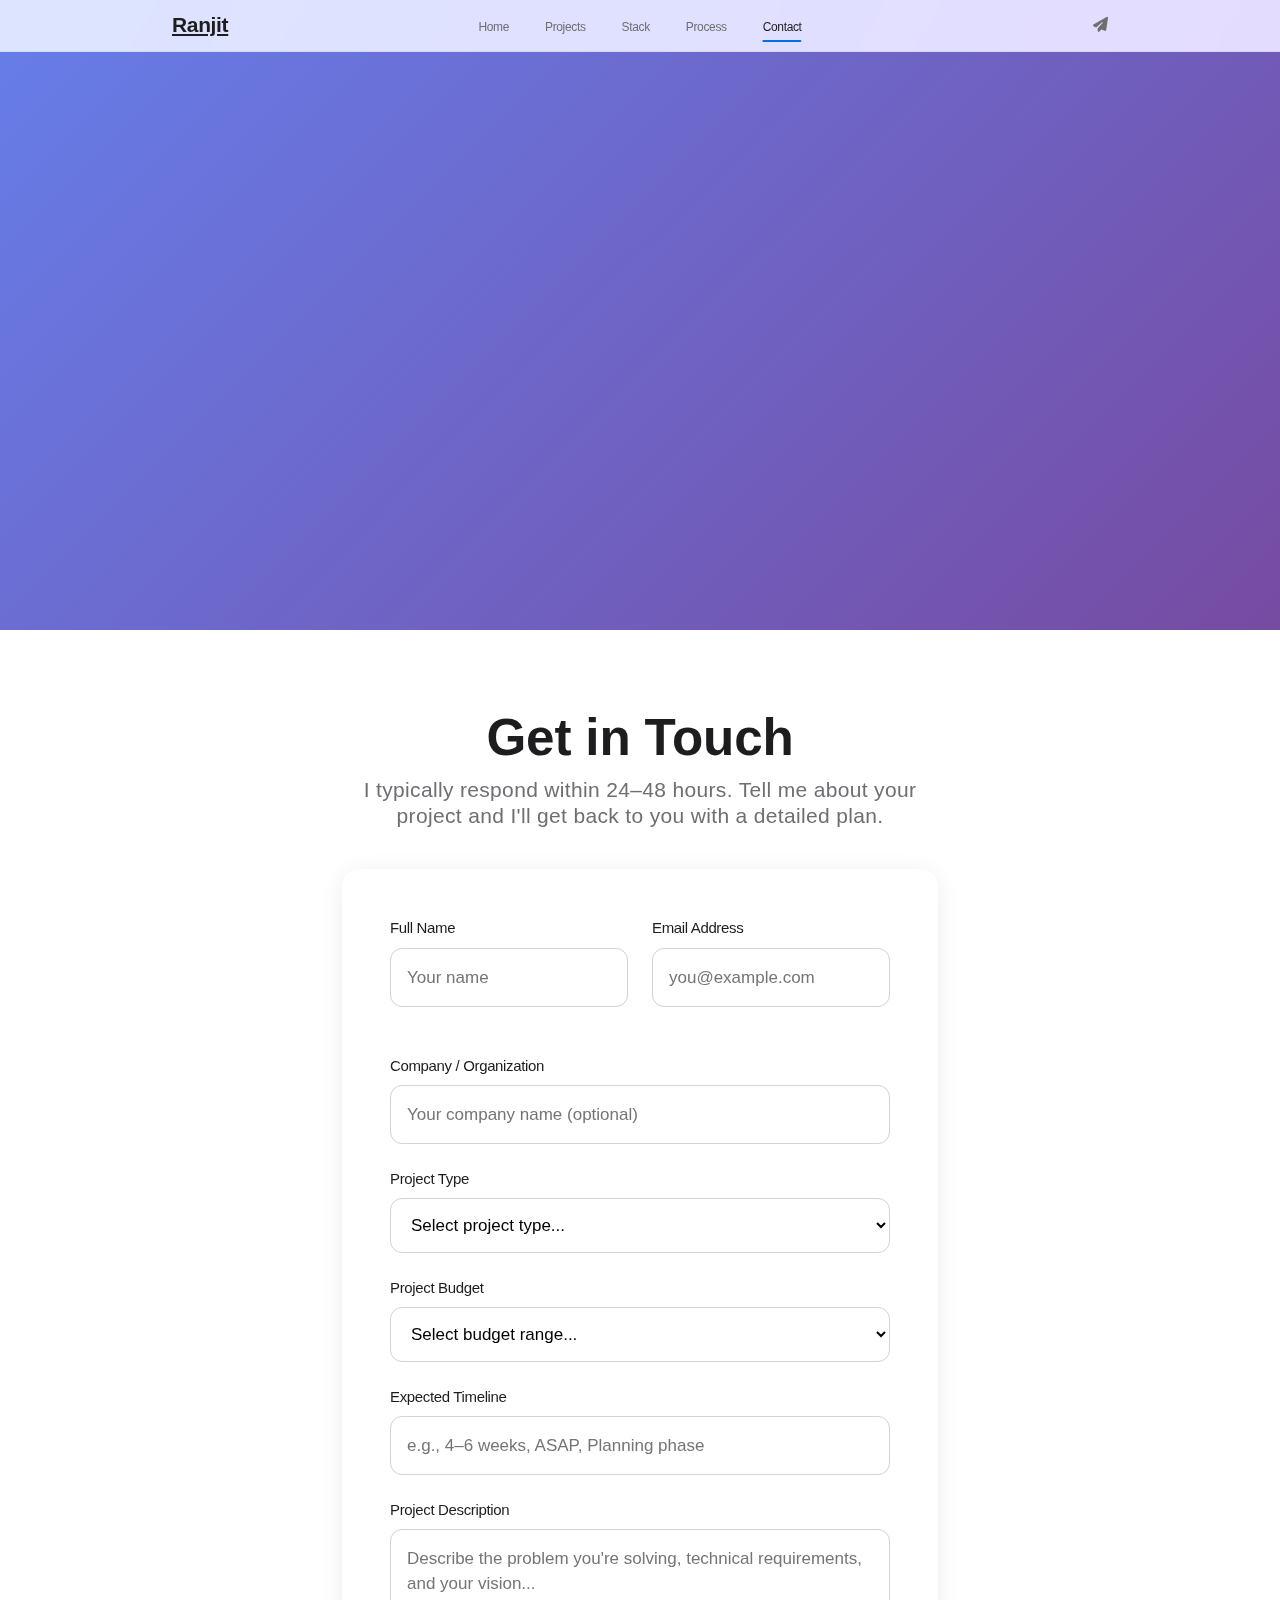
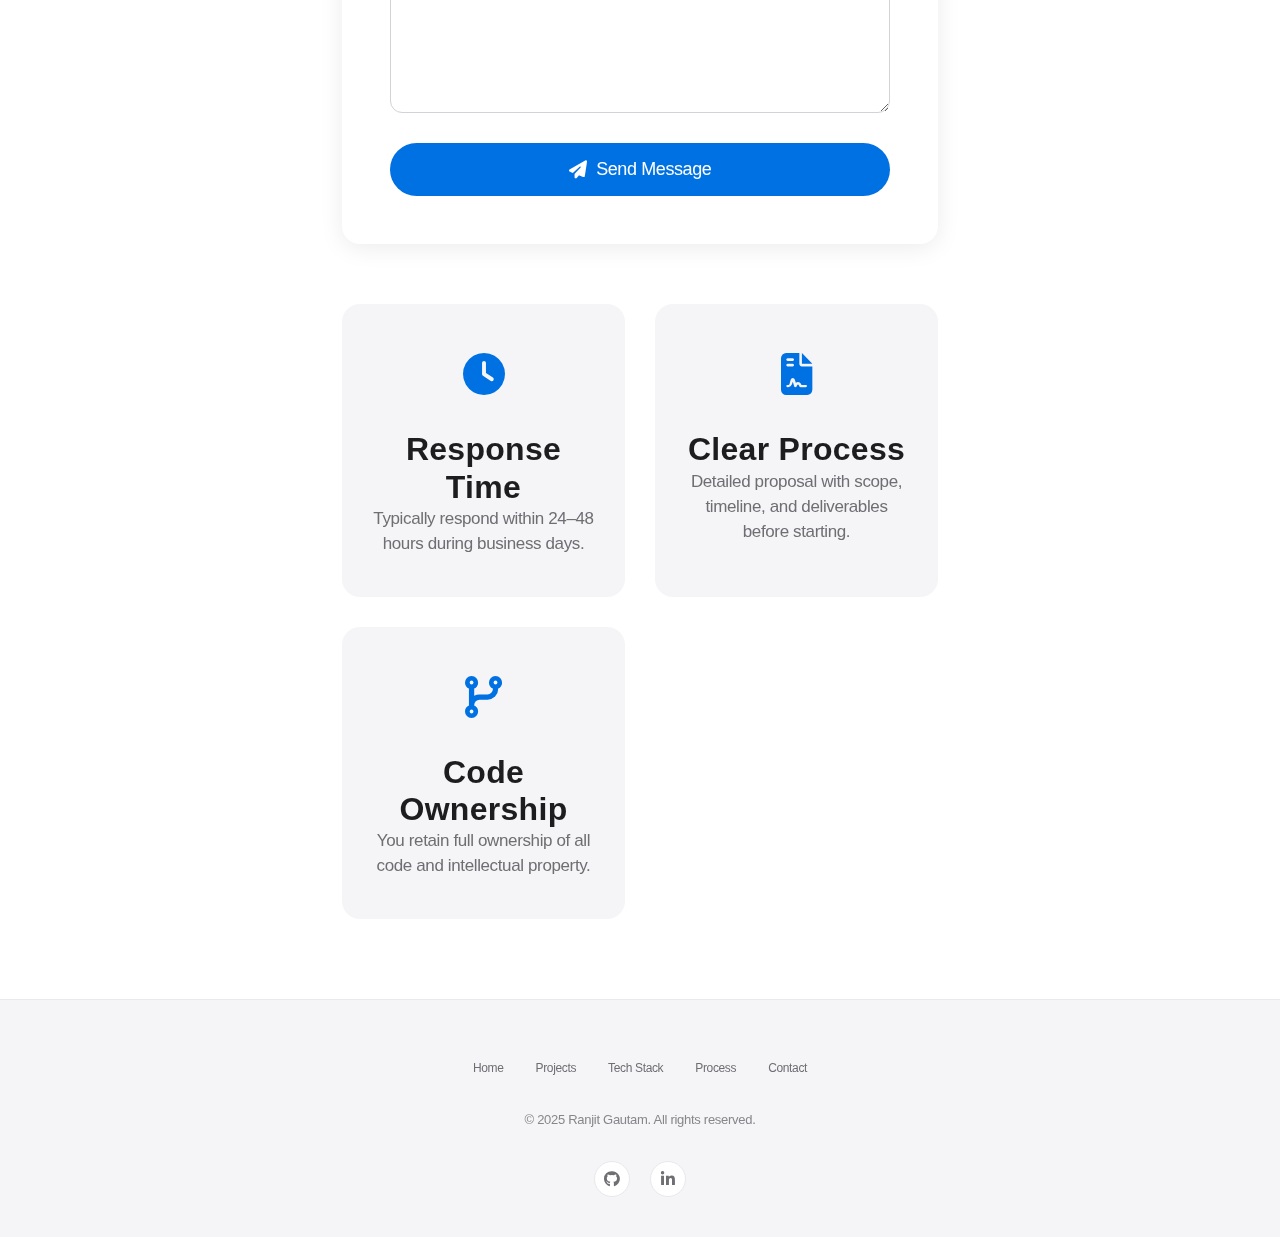
<file: contact.html>
<!DOCTYPE html>
<html lang="en">
<head>
  <meta charset="UTF-8">
  <meta name="viewport" content="width=device-width, initial-scale=1.0">
  <title>Contact | Ranjit Gautam</title>
  <meta name="description" content="Contact Ranjit to discuss backend-focused web development projects.">
  <link rel="stylesheet" href="css/style.css">
  <link rel="stylesheet" href="https://cdnjs.cloudflare.com/ajax/libs/font-awesome/6.5.0/css/all.min.css">
  <link rel="icon" type="image/svg+xml" href="data:image/svg+xml,<svg xmlns='http://www.w3.org/2000/svg' viewBox='0 0 100 100'><rect width='100' height='100' fill='white'/><circle cx='50' cy='50' r='45' fill='black'/><text x='50' y='62' text-anchor='middle' font-family='Arial, sans-serif' font-size='48' font-weight='bold' fill='white'>R</text></svg>">
</head>

<body>

<nav class="nav" id="navbar">
  <div class="nav-container">
    <a href="index.html" class="brand">
      <strong>Ranjit</strong>
    </a>
    
    <ul class="nav-links">
      <li><a href="index.html">Home</a></li>
      <li><a href="projects.html">Projects</a></li>
      <li><a href="stack.html">Stack</a></li>
      <li><a href="engagement.html">Process</a></li>
      <li><a href="contact.html" aria-current="page">Contact</a></li>
    </ul>
    
    <div class="nav-actions">
      <a href="contact.html" class="nav-action">
        <i class="fas fa-paper-plane"></i>
      </a>
      <button class="nav-toggle" id="navToggle" aria-label="Toggle navigation">
        <i class="fas fa-bars"></i>
      </button>
    </div>
  </div>
</nav>

<main>
  <!-- Hero Section -->
  <section class="hero" style="min-height: 70vh; background: linear-gradient(135deg, #667eea 0%, #764ba2 100%);">
    <div class="hero-content">
      <h1>Let's Build Together.</h1>
      <p class="hero-subtitle">Have a backend-focused project in mind? I work with clients who value robust architecture, clean code, and long-term reliability.</p>
      <div class="hero-actions">
        <a href="#contact-form" class="btn btn-primary">
          Start a Project
          <i class="fas fa-arrow-right" style="margin-left: 8px;"></i>
        </a>
      </div>
    </div>
  </section>

  <!-- Contact Section -->
  <section class="contact-section">
    <div class="product-content text-center mb-40">
      <h2>Get in Touch</h2>
      <p>I typically respond within 24–48 hours. Tell me about your project and I'll get back to you with a detailed plan.</p>
    </div>

    <form class="contact-form" id="contact-form" method="post" action="#" novalidate>
      <div class="form-row" style="display: grid; grid-template-columns: 1fr 1fr; gap: 24px; margin-bottom: 24px;">
        <div class="form-group">
          <label for="name">Full Name</label>
          <input id="name" name="name" type="text" class="form-control" required placeholder="Your name">
        </div>

        <div class="form-group">
          <label for="email">Email Address</label>
          <input id="email" name="email" type="email" class="form-control" required placeholder="you@example.com">
        </div>
      </div>

      <div class="form-group">
        <label for="company">Company / Organization</label>
        <input id="company" name="company" type="text" class="form-control" placeholder="Your company name (optional)">
      </div>

      <div class="form-group">
        <label for="project-type">Project Type</label>
        <select id="project-type" name="project-type" class="form-control">
          <option value="">Select project type...</option>
          <option value="api">API Development</option>
          <option value="database">Database Design</option>
          <option value="full-stack">Full-Stack Application</option>
          <option value="consulting">Technical Consulting</option>
          <option value="other">Other</option>
        </select>
      </div>

      <div class="form-group">
        <label for="budget">Project Budget</label>
        <select id="budget" name="budget" class="form-control">
          <option value="">Select budget range...</option>
          <option value="1-5k">$1,000 - $5,000</option>
          <option value="5-15k">$5,000 - $15,000</option>
          <option value="15-30k">$15,000 - $30,000</option>
          <option value="30k+">$30,000+</option>
          <option value="undecided">Undecided / Need Quote</option>
        </select>
      </div>

      <div class="form-group">
        <label for="timeline">Expected Timeline</label>
        <input id="timeline" name="timeline" type="text" class="form-control" placeholder="e.g., 4–6 weeks, ASAP, Planning phase">
      </div>

      <div class="form-group">
        <label for="project">Project Description</label>
        <textarea id="project" name="project" rows="6" class="form-control" placeholder="Describe the problem you're solving, technical requirements, and your vision..." required></textarea>
      </div>

      <button type="submit" class="btn btn-primary" style="width: 100%; padding: 16px; font-size: 18px;">
        <i class="fas fa-paper-plane" style="margin-right: 10px;"></i>
        Send Message
      </button>
    </form>

    <!-- Contact Info -->
    <div class="feature-grid mt-60">
      <div class="feature-card">
        <div class="feature-icon">
          <i class="fas fa-clock"></i>
        </div>
        <h3>Response Time</h3>
        <p>Typically respond within 24–48 hours during business days.</p>
      </div>
      
      <div class="feature-card">
        <div class="feature-icon">
          <i class="fas fa-file-contract"></i>
        </div>
        <h3>Clear Process</h3>
        <p>Detailed proposal with scope, timeline, and deliverables before starting.</p>
      </div>
      
      <div class="feature-card">
        <div class="feature-icon">
          <i class="fas fa-code-branch"></i>
        </div>
        <h3>Code Ownership</h3>
        <p>You retain full ownership of all code and intellectual property.</p>
      </div>
    </div>
  </section>
</main>

<footer>
  <div class="footer-content">
    <div class="footer-links">
      <a href="index.html">Home</a>
      <a href="projects.html">Projects</a>
      <a href="stack.html">Tech Stack</a>
      <a href="engagement.html">Process</a>
      <a href="contact.html">Contact</a>
    </div>
    
    <p class="copyright">© 2025 Ranjit Gautam. All rights reserved.</p>
    
    <div class="social-links">
      <a href="https://github.com/ranjitgautam828-eng" target="_blank" class="social-link" aria-label="GitHub">
        <i class="fab fa-github"></i>
      </a>
      <a href="https://www.linkedin.com/public-profile/settings?lipi=urn%3Ali%3Apage%3Ad_flagship3_profile_self_edit_contact-info%3BUx6pKTquSXecnkwDeb6F5A%3D%3D" target="_blank" class="social-link" aria-label="LinkedIn">
        <i class="fab fa-linkedin-in"></i>
      </a>
    </div>
  </div>
</footer>

<script>
  // Mobile Navigation
  const navToggle = document.getElementById('navToggle');
  const navLinks = document.querySelector('.nav-links');
  const navbar = document.getElementById('navbar');
  
  navToggle.addEventListener('click', () => {
    navLinks.classList.toggle('mobile-active');
  });
  
  // Close mobile menu when clicking outside
  document.addEventListener('click', (e) => {
    if (!navToggle.contains(e.target) && !navLinks.contains(e.target)) {
      navLinks.classList.remove('mobile-active');
    }
  });
  
  // Navbar scroll effect
  window.addEventListener('scroll', () => {
    if (window.scrollY > 50) {
      navbar.classList.add('scrolled');
    } else {
      navbar.classList.remove('scrolled');
    }
  });
  
  // Form submission
  const contactForm = document.getElementById('contact-form');
  contactForm.addEventListener('submit', function(e) {
    e.preventDefault();
    
    // Get form data
    const formData = new FormData(this);
    const data = Object.fromEntries(formData);
    
    // In a real app, you would send this to a server
    console.log('Form data:', data);
    
    // Show success message
    const submitBtn = this.querySelector('button[type="submit"]');
    const originalText = submitBtn.innerHTML;
    
    submitBtn.innerHTML = '<i class="fas fa-check"></i> Message Sent!';
    submitBtn.style.background = '#34c759';
    
    setTimeout(() => {
      submitBtn.innerHTML = originalText;
      submitBtn.style.background = '';
      this.reset();
    }, 3000);
  });
</script>

</body>
</html>
</file>
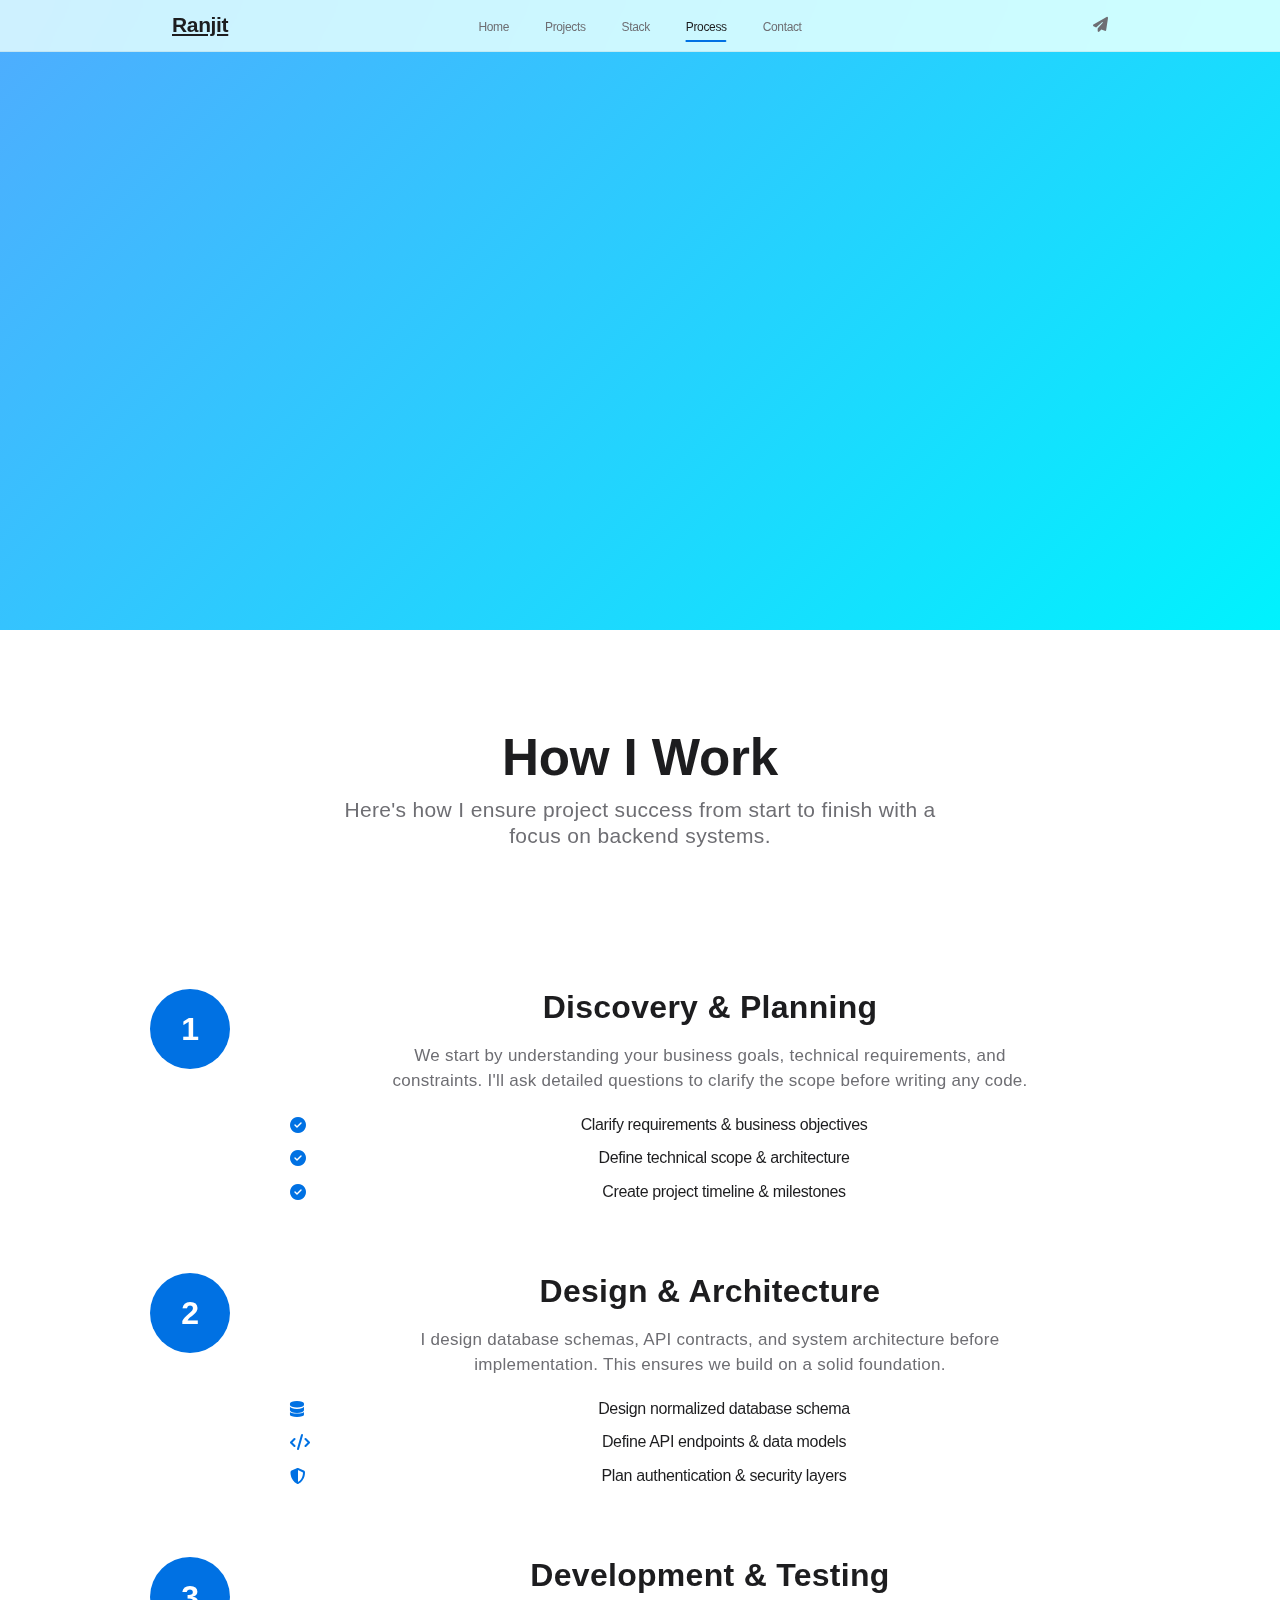
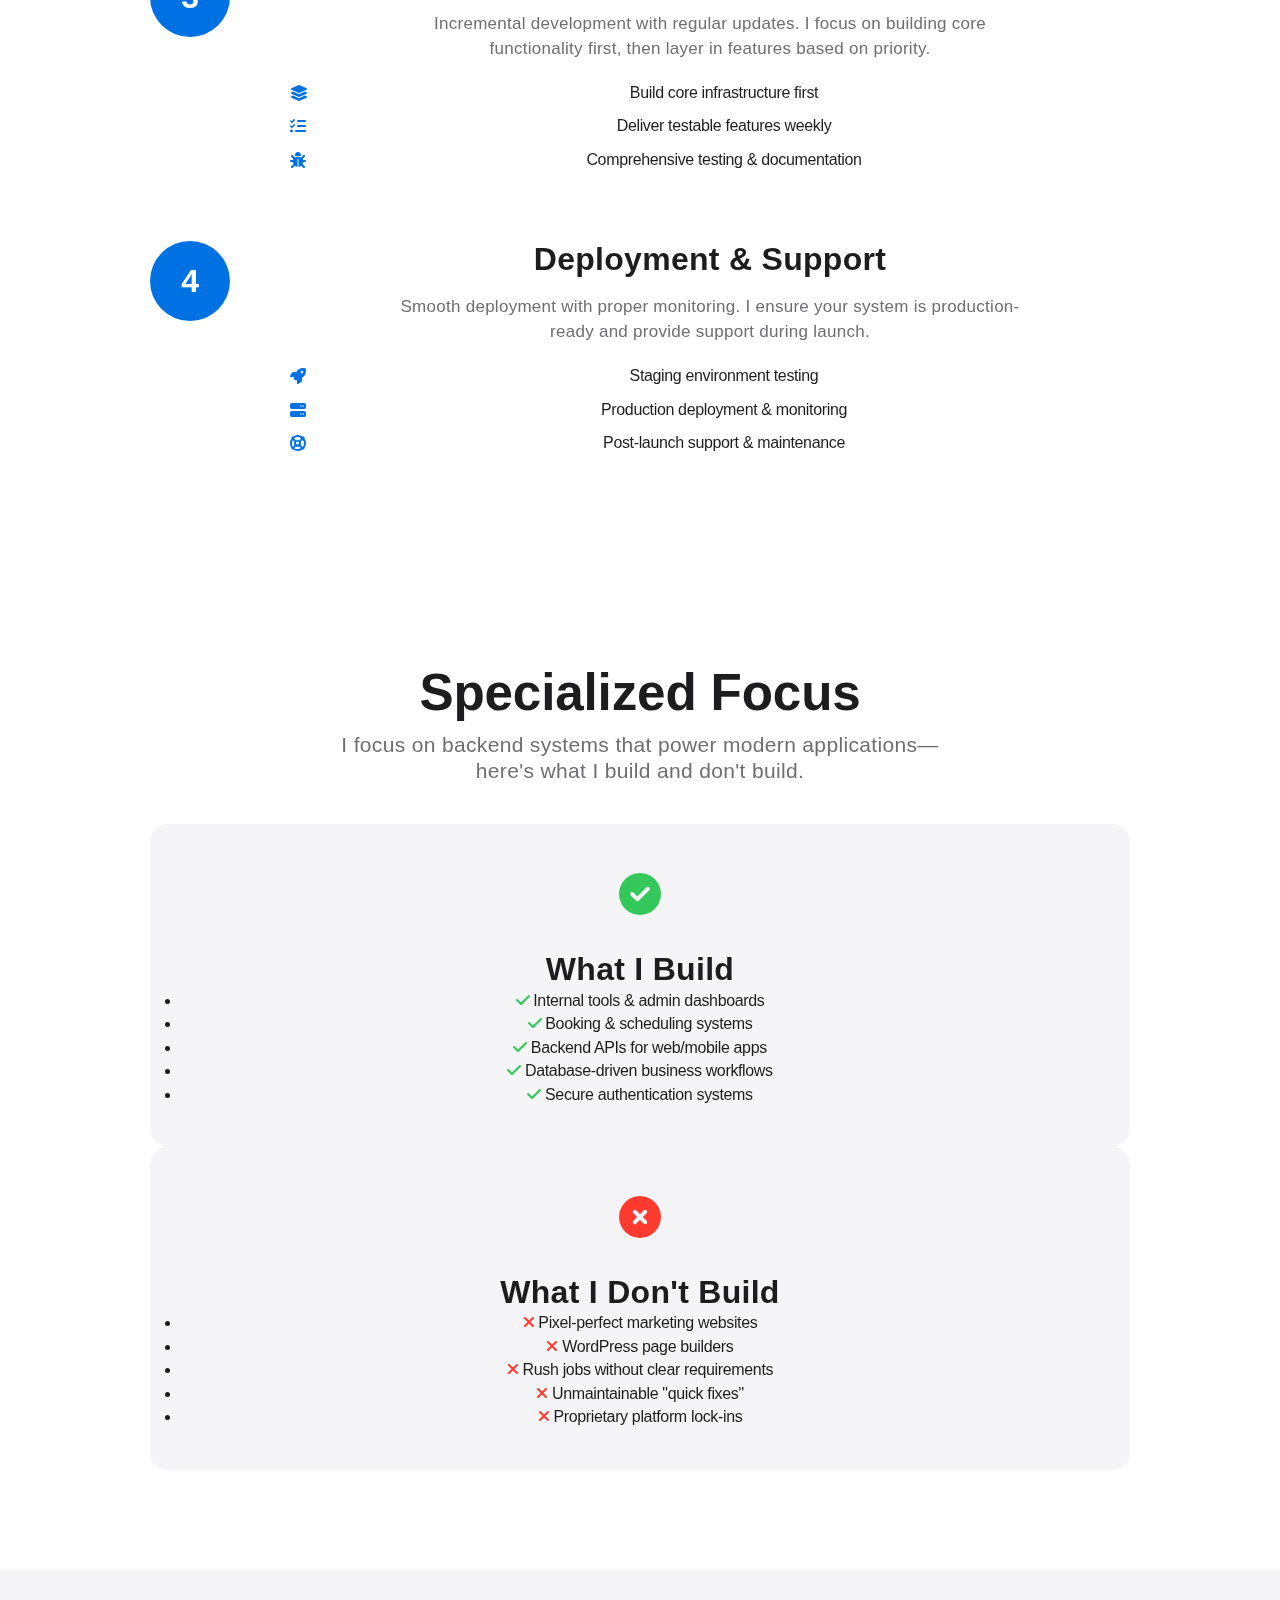
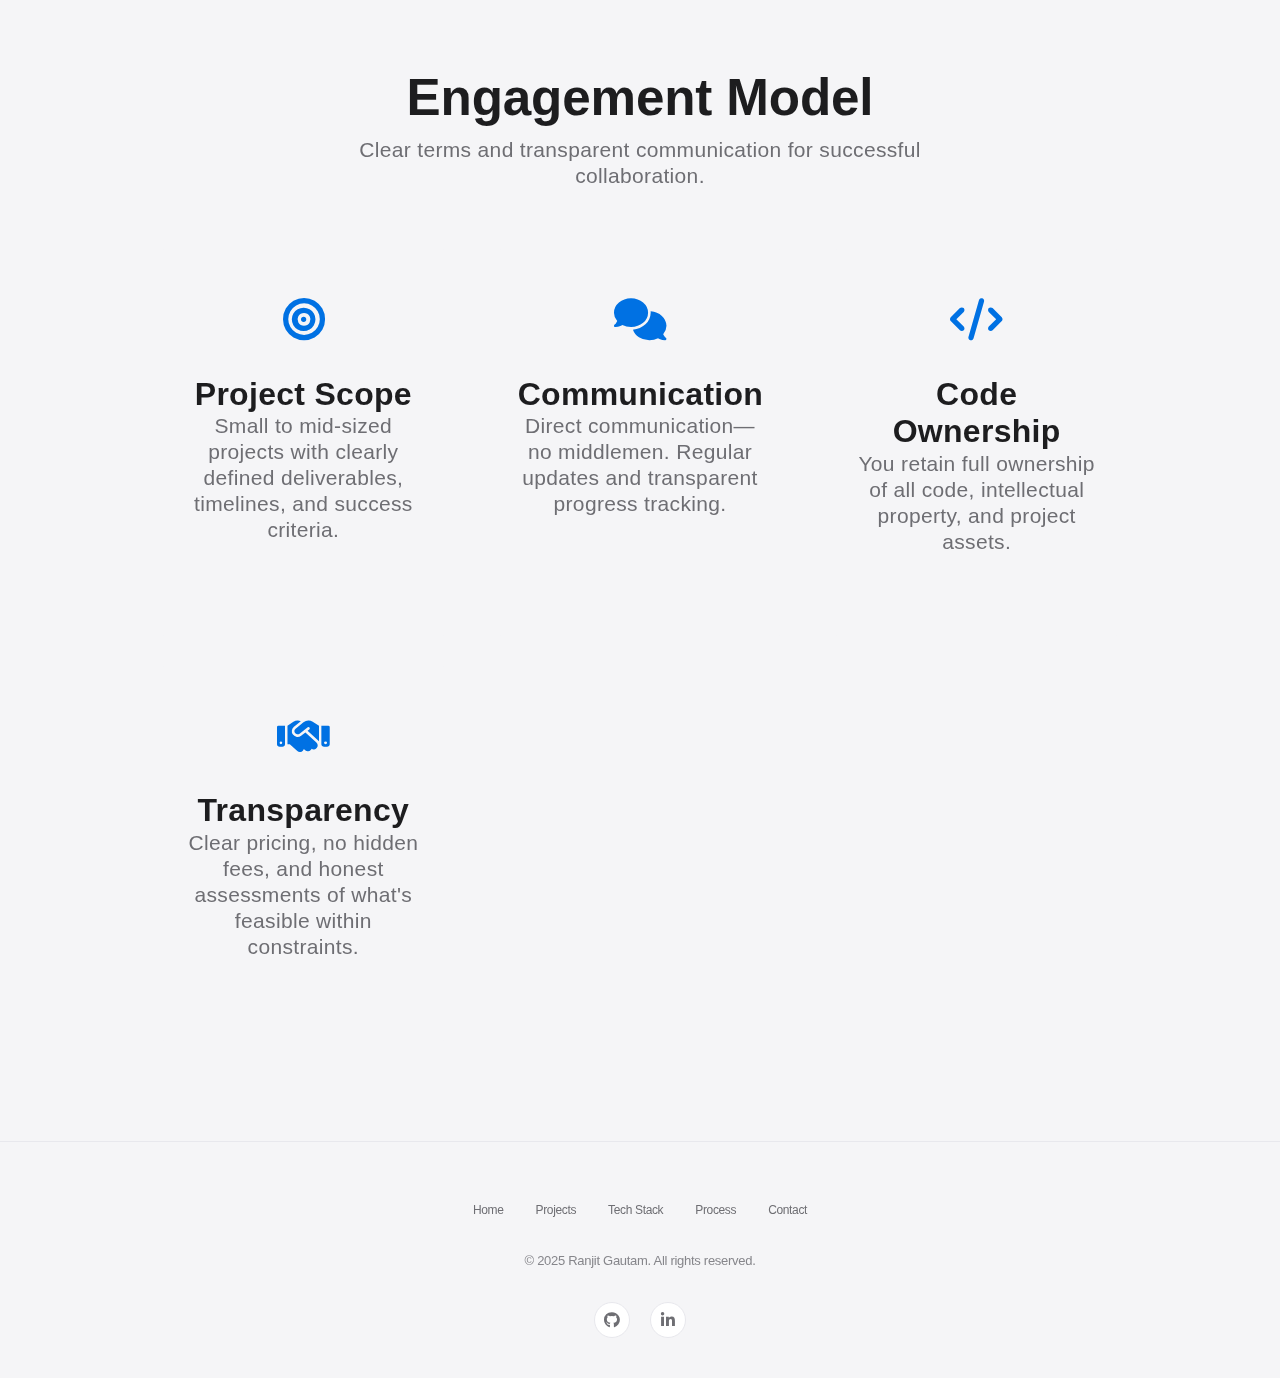
<file: engagement.html>
<!-- Updated engagement.html - only the problematic section -->
<!DOCTYPE html>
<html lang="en">
<head>
  <meta charset="UTF-8">
  <meta name="viewport" content="width=device-width, initial-scale=1.0">
  <title>Process | Ranjit Gautam</title>
  <meta name="description" content="How Ranjit works with clients on backend-focused web development projects.">
  <link rel="stylesheet" href="css/style.css">
  <link rel="stylesheet" href="https://cdnjs.cloudflare.com/ajax/libs/font-awesome/6.5.0/css/all.min.css">
  <link rel="icon" type="image/svg+xml" href="data:image/svg+xml,<svg xmlns='http://www.w3.org/2000/svg' viewBox='0 0 100 100'><rect width='100' height='100' fill='white'/><circle cx='50' cy='50' r='45' fill='black'/><text x='50' y='62' text-anchor='middle' font-family='Arial, sans-serif' font-size='48' font-weight='bold' fill='white'>R</text></svg>">
</head>

<body>

<nav class="nav" id="navbar">
  <div class="nav-container">
    <a href="index.html" class="brand">
      <strong>Ranjit</strong>
    </a>
    
    <ul class="nav-links">
      <li><a href="index.html">Home</a></li>
      <li><a href="projects.html">Projects</a></li>
      <li><a href="stack.html">Stack</a></li>
      <li><a href="engagement.html" aria-current="page">Process</a></li>
      <li><a href="contact.html">Contact</a></li>
    </ul>
    
    <div class="nav-actions">
      <a href="contact.html" class="nav-action">
        <i class="fas fa-paper-plane"></i>
      </a>
      <button class="nav-toggle" id="navToggle" aria-label="Toggle navigation">
        <i class="fas fa-bars"></i>
      </button>
    </div>
  </div>
</nav>

<main>
  <!-- Hero Section -->
  <section class="hero" style="min-height: 70vh; background: linear-gradient(135deg, #4facfe 0%, #00f2fe 100%);">
    <div class="hero-content">
      <h1>Clear Process, Reliable Results.</h1>
      <p class="hero-subtitle">I work with individuals and small teams who need robust backend systems—not just marketing websites.</p>
      <div class="hero-actions">
        <a href="#process" class="btn btn-primary">
          Explore Process
          <i class="fas fa-arrow-down" style="margin-left: 8px;"></i>
        </a>
      </div>
    </div>
  </section>

  <!-- Process Overview -->
  <section id="process" class="product-showcase light">
    <div class="product-content">
      <h2>How I Work</h2>
      <p>Here's how I ensure project success from start to finish with a focus on backend systems.</p>
    </div>
  </section>

  <!-- Process Steps -->
  <section class="product-showcase light" style="padding-top: 0;">
    <div class="product-content">
      <div class="process-timeline">
        <!-- Process Step 1 -->
        <div class="process-step" style="display: grid; grid-template-columns: 100px 1fr; gap: 40px; align-items: start; margin-bottom: 60px;">
          <div class="step-number" style="width: 80px; height: 80px; background: var(--blue); color: white; border-radius: 50%; display: flex; align-items: center; justify-content: center; font-size: 32px; font-weight: 700;">1</div>
          <div>
            <h3 style="margin-bottom: 16px;">Discovery & Planning</h3>
            <p style="font-size: 17px; line-height: 1.47059; color: var(--gray-500); margin-bottom: 20px;">We start by understanding your business goals, technical requirements, and constraints. I'll ask detailed questions to clarify the scope before writing any code.</p>
            <ul style="list-style: none; margin-left: 0;">
              <li style="margin-bottom: 10px; padding-left: 28px; position: relative;">
                <i class="fas fa-check-circle" style="position: absolute; left: 0; color: var(--blue); top: 4px;"></i>
                Clarify requirements & business objectives
              </li>
              <li style="margin-bottom: 10px; padding-left: 28px; position: relative;">
                <i class="fas fa-check-circle" style="position: absolute; left: 0; color: var(--blue); top: 4px;"></i>
                Define technical scope & architecture
              </li>
              <li style="margin-bottom: 10px; padding-left: 28px; position: relative;">
                <i class="fas fa-check-circle" style="position: absolute; left: 0; color: var(--blue); top: 4px;"></i>
                Create project timeline & milestones
              </li>
            </ul>
          </div>
        </div>

        <!-- Process Step 2 -->
        <div class="process-step" style="display: grid; grid-template-columns: 100px 1fr; gap: 40px; align-items: start; margin-bottom: 60px;">
          <div class="step-number" style="width: 80px; height: 80px; background: var(--blue); color: white; border-radius: 50%; display: flex; align-items: center; justify-content: center; font-size: 32px; font-weight: 700;">2</div>
          <div>
            <h3 style="margin-bottom: 16px;">Design & Architecture</h3>
            <p style="font-size: 17px; line-height: 1.47059; color: var(--gray-500); margin-bottom: 20px;">I design database schemas, API contracts, and system architecture before implementation. This ensures we build on a solid foundation.</p>
            <ul style="list-style: none; margin-left: 0;">
              <li style="margin-bottom: 10px; padding-left: 28px; position: relative;">
                <i class="fas fa-database" style="position: absolute; left: 0; color: var(--blue); top: 4px;"></i>
                Design normalized database schema
              </li>
              <li style="margin-bottom: 10px; padding-left: 28px; position: relative;">
                <i class="fas fa-code" style="position: absolute; left: 0; color: var(--blue); top: 4px;"></i>
                Define API endpoints & data models
              </li>
              <li style="margin-bottom: 10px; padding-left: 28px; position: relative;">
                <i class="fas fa-shield-alt" style="position: absolute; left: 0; color: var(--blue); top: 4px;"></i>
                Plan authentication & security layers
              </li>
            </ul>
          </div>
        </div>

        <!-- Process Step 3 -->
        <div class="process-step" style="display: grid; grid-template-columns: 100px 1fr; gap: 40px; align-items: start; margin-bottom: 60px;">
          <div class="step-number" style="width: 80px; height: 80px; background: var(--blue); color: white; border-radius: 50%; display: flex; align-items: center; justify-content: center; font-size: 32px; font-weight: 700;">3</div>
          <div>
            <h3 style="margin-bottom: 16px;">Development & Testing</h3>
            <p style="font-size: 17px; line-height: 1.47059; color: var(--gray-500); margin-bottom: 20px;">Incremental development with regular updates. I focus on building core functionality first, then layer in features based on priority.</p>
            <ul style="list-style: none; margin-left: 0;">
              <li style="margin-bottom: 10px; padding-left: 28px; position: relative;">
                <i class="fas fa-layer-group" style="position: absolute; left: 0; color: var(--blue); top: 4px;"></i>
                Build core infrastructure first
              </li>
              <li style="margin-bottom: 10px; padding-left: 28px; position: relative;">
                <i class="fas fa-tasks" style="position: absolute; left: 0; color: var(--blue); top: 4px;"></i>
                Deliver testable features weekly
              </li>
              <li style="margin-bottom: 10px; padding-left: 28px; position: relative;">
                <i class="fas fa-bug" style="position: absolute; left: 0; color: var(--blue); top: 4px;"></i>
                Comprehensive testing & documentation
              </li>
            </ul>
          </div>
        </div>

        <!-- Process Step 4 -->
        <div class="process-step" style="display: grid; grid-template-columns: 100px 1fr; gap: 40px; align-items: start;">
          <div class="step-number" style="width: 80px; height: 80px; background: var(--blue); color: white; border-radius: 50%; display: flex; align-items: center; justify-content: center; font-size: 32px; font-weight: 700;">4</div>
          <div>
            <h3 style="margin-bottom: 16px;">Deployment & Support</h3>
            <p style="font-size: 17px; line-height: 1.47059; color: var(--gray-500); margin-bottom: 20px;">Smooth deployment with proper monitoring. I ensure your system is production-ready and provide support during launch.</p>
            <ul style="list-style: none; margin-left: 0;">
              <li style="margin-bottom: 10px; padding-left: 28px; position: relative;">
                <i class="fas fa-rocket" style="position: absolute; left: 0; color: var(--blue); top: 4px;"></i>
                Staging environment testing
              </li>
              <li style="margin-bottom: 10px; padding-left: 28px; position: relative;">
                <i class="fas fa-server" style="position: absolute; left: 0; color: var(--blue); top: 4px;"></i>
                Production deployment & monitoring
              </li>
              <li style="margin-bottom: 10px; padding-left: 28px; position: relative;">
                <i class="fas fa-life-ring" style="position: absolute; left: 0; color: var(--blue); top: 4px;"></i>
                Post-launch support & maintenance
              </li>
            </ul>
          </div>
        </div>
      </div>
    </div>
  </section>

  <!-- What I Build Section - UPDATED FOR BETTER READABILITY -->
  <section class="product-showcase light"> <!-- Changed from dark to light for better readability -->
    <div class="product-content">
      <h2>Specialized Focus</h2>
      <p>I focus on backend systems that power modern applications—here's what I build and don't build.</p>
      
      <div class="what-i-do-grid">
        <div class="feature-card">
          <div class="feature-icon" style="color: #34c759;">
            <i class="fas fa-check-circle"></i>
          </div>
          <h3>What I Build</h3>
          <ul>
            <li>
              <i class="fas fa-check" style="color: #34c759;"></i>
              Internal tools & admin dashboards
            </li>
            <li>
              <i class="fas fa-check" style="color: #34c759;"></i>
              Booking & scheduling systems
            </li>
            <li>
              <i class="fas fa-check" style="color: #34c759;"></i>
              Backend APIs for web/mobile apps
            </li>
            <li>
              <i class="fas fa-check" style="color: #34c759;"></i>
              Database-driven business workflows
            </li>
            <li>
              <i class="fas fa-check" style="color: #34c759;"></i>
              Secure authentication systems
            </li>
          </ul>
        </div>
        
        <div class="feature-card">
          <div class="feature-icon" style="color: #ff3b30;">
            <i class="fas fa-times-circle"></i>
          </div>
          <h3>What I Don't Build</h3>
          <ul>
            <li>
              <i class="fas fa-times" style="color: #ff3b30;"></i>
              Pixel-perfect marketing websites
            </li>
            <li>
              <i class="fas fa-times" style="color: #ff3b30;"></i>
              WordPress page builders
            </li>
            <li>
              <i class="fas fa-times" style="color: #ff3b30;"></i>
              Rush jobs without clear requirements
            </li>
            <li>
              <i class="fas fa-times" style="color: #ff3b30;"></i>
              Unmaintainable "quick fixes"
            </li>
            <li>
              <i class="fas fa-times" style="color: #ff3b30;"></i>
              Proprietary platform lock-ins
            </li>
          </ul>
        </div>
      </div>
    </div>
  </section>

  <!-- Engagement Model Section -->
  <section class="product-showcase" style="background: var(--gray-100);">
    <div class="product-content">
      <h2>Engagement Model</h2>
      <p>Clear terms and transparent communication for successful collaboration.</p>
      
      <div class="feature-grid" style="margin-top: 60px;">
        <div class="feature-card">
          <div class="feature-icon">
            <i class="fas fa-bullseye"></i>
          </div>
          <h3>Project Scope</h3>
          <p>Small to mid-sized projects with clearly defined deliverables, timelines, and success criteria.</p>
        </div>
        
        <div class="feature-card">
          <div class="feature-icon">
            <i class="fas fa-comments"></i>
          </div>
          <h3>Communication</h3>
          <p>Direct communication—no middlemen. Regular updates and transparent progress tracking.</p>
        </div>
        
        <div class="feature-card">
          <div class="feature-icon">
            <i class="fas fa-code"></i>
          </div>
          <h3>Code Ownership</h3>
          <p>You retain full ownership of all code, intellectual property, and project assets.</p>
        </div>
        
        <div class="feature-card">
          <div class="feature-icon">
            <i class="fas fa-handshake"></i>
          </div>
          <h3>Transparency</h3>
          <p>Clear pricing, no hidden fees, and honest assessments of what's feasible within constraints.</p>
        </div>
      </div>
    </div>
  </section>
</main>

<footer>
  <div class="footer-content">
    <div class="footer-links">
      <a href="index.html">Home</a>
      <a href="projects.html">Projects</a>
      <a href="stack.html">Tech Stack</a>
      <a href="engagement.html">Process</a>
      <a href="contact.html">Contact</a>
    </div>
    
    <p class="copyright">© 2025 Ranjit Gautam. All rights reserved.</p>
    
    <div class="social-links">
      <a href="https://github.com/ranjitgautam828-eng" target="_blank" class="social-link" aria-label="GitHub">
        <i class="fab fa-github"></i>
      </a>
      <a href="https://www.linkedin.com/public-profile/settings?lipi=urn%3Ali%3Apage%3Ad_flagship3_profile_self_edit_contact-info%3BUx6pKTquSXecnkwDeb6F5A%3D%3D" target="_blank" class="social-link" aria-label="LinkedIn">
        <i class="fab fa-linkedin-in"></i>
      </a>
    </div>
  </div>
</footer>

<script>
  // Mobile Navigation
  const navToggle = document.getElementById('navToggle');
  const navLinks = document.querySelector('.nav-links');
  const navbar = document.getElementById('navbar');
  
  navToggle.addEventListener('click', () => {
    navLinks.classList.toggle('mobile-active');
  });
  
  // Close mobile menu when clicking outside
  document.addEventListener('click', (e) => {
    if (!navToggle.contains(e.target) && !navLinks.contains(e.target)) {
      navLinks.classList.remove('mobile-active');
    }
  });
  
  // Navbar scroll effect
  window.addEventListener('scroll', () => {
    if (window.scrollY > 50) {
      navbar.classList.add('scrolled');
    } else {
      navbar.classList.remove('scrolled');
    }
  });
  
  // Smooth scroll for anchor links
  document.querySelectorAll('a[href^="#"]').forEach(anchor => {
    anchor.addEventListener('click', function (e) {
      e.preventDefault();
      const target = document.querySelector(this.getAttribute('href'));
      if (target) {
        target.scrollIntoView({
          behavior: 'smooth',
          block: 'start'
        });
      }
    });
  });
</script>

</body>
</html>
</file>
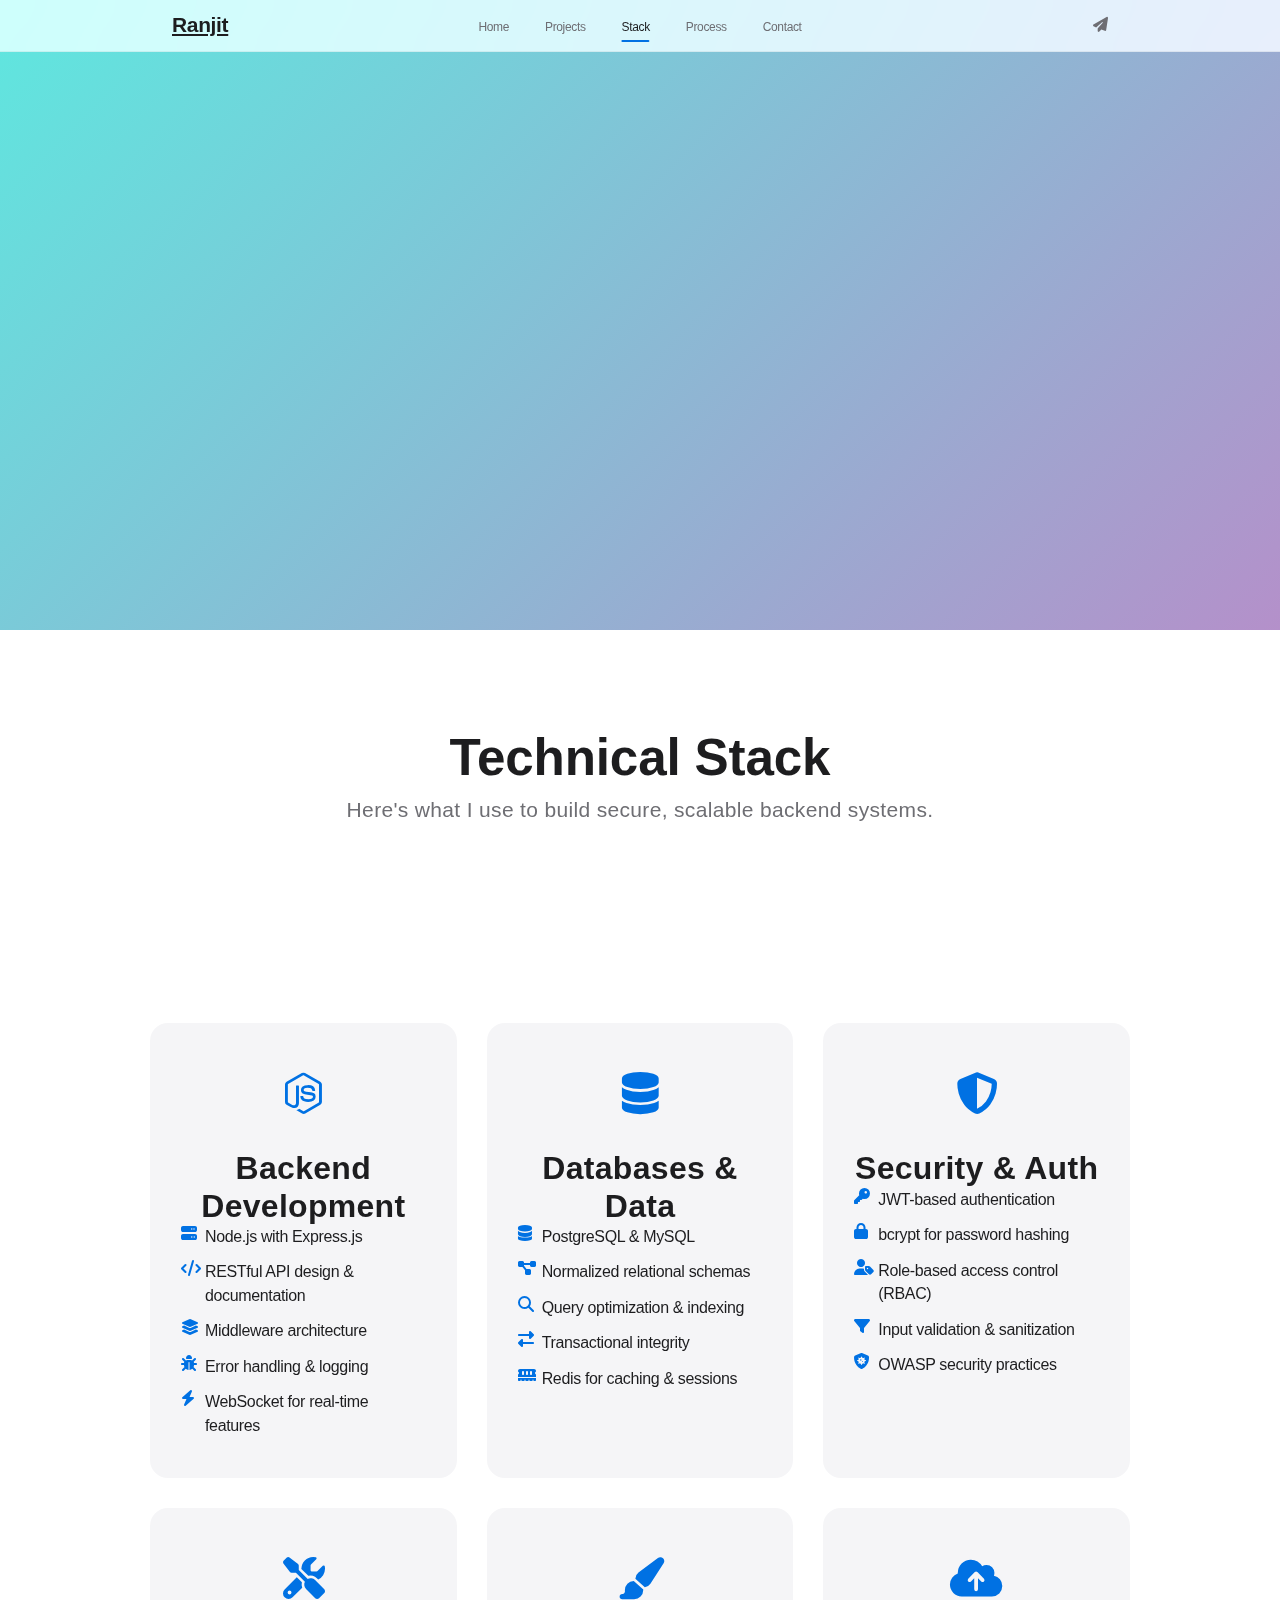
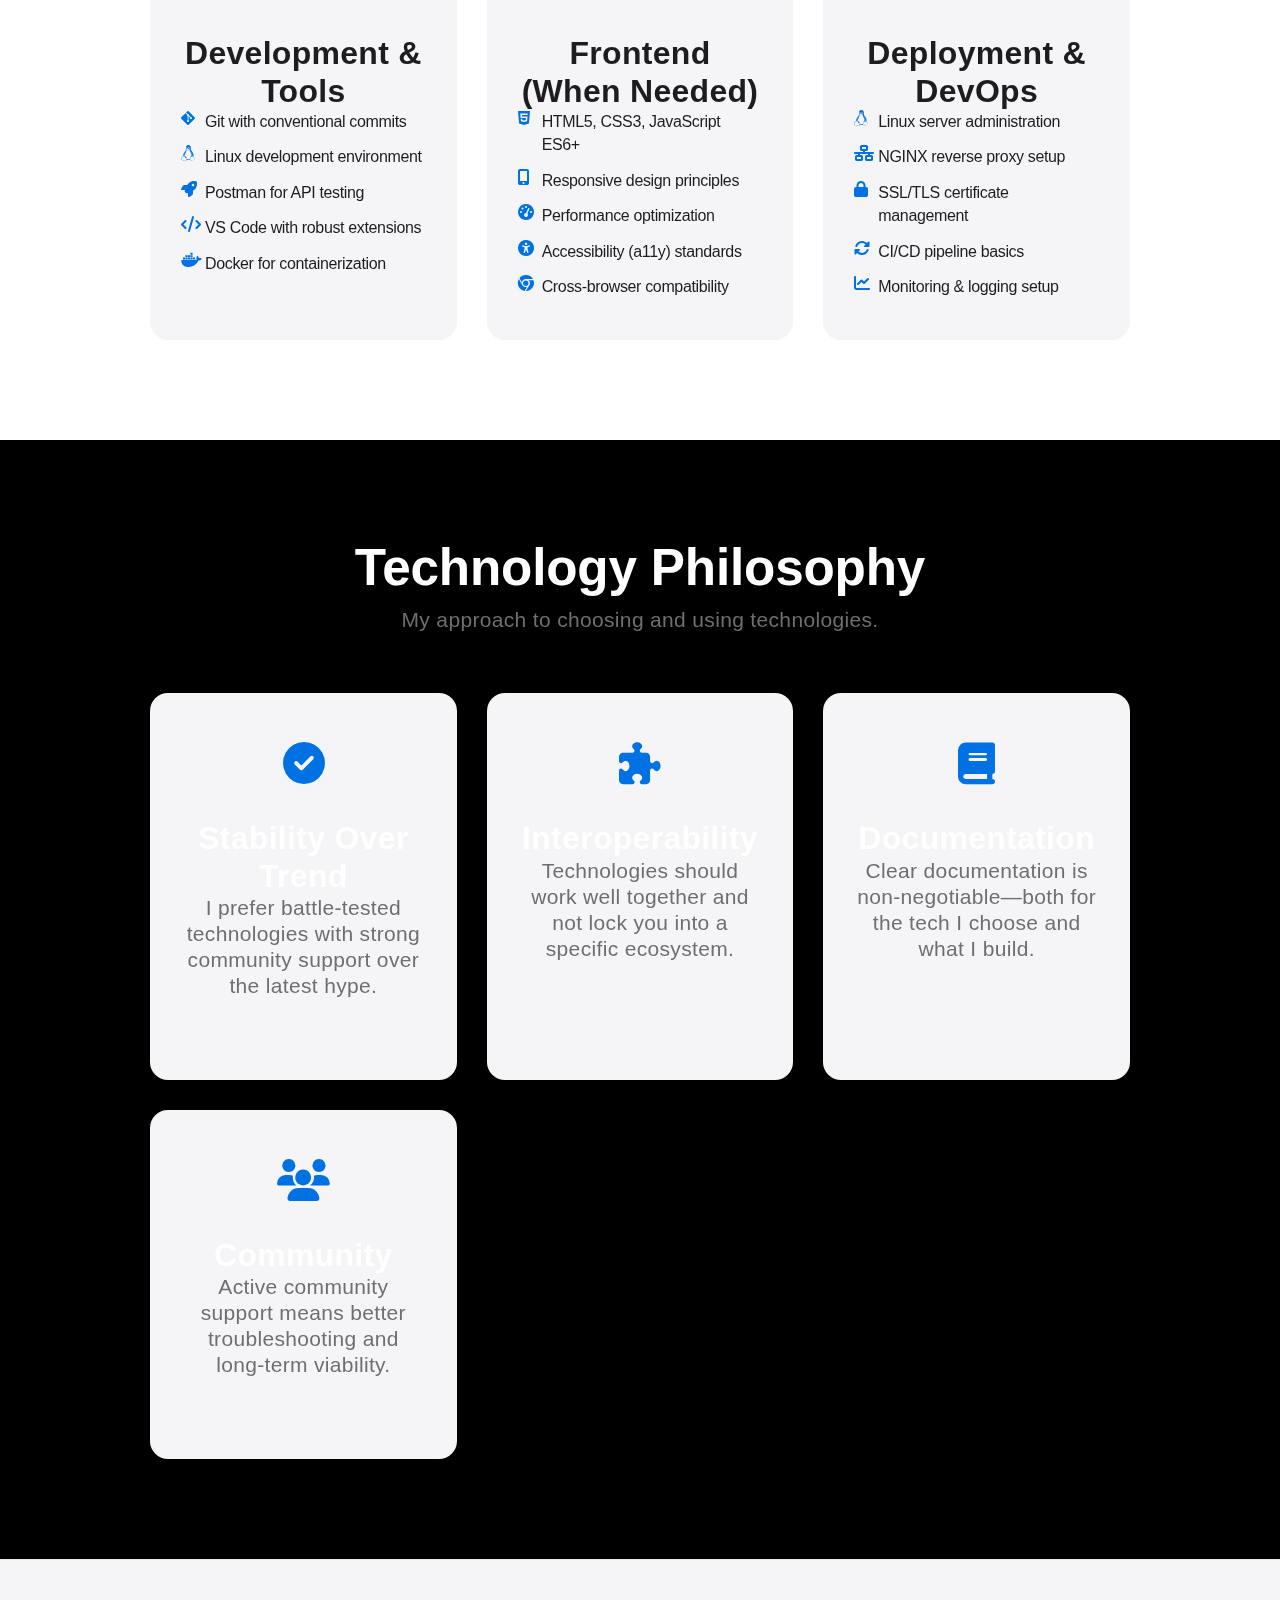
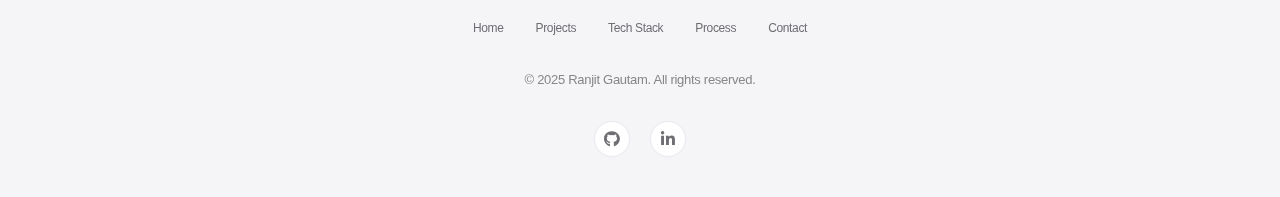
<file: stack.html>
<!DOCTYPE html>
<html lang="en">
<head>
  <meta charset="UTF-8">
  <meta name="viewport" content="width=device-width, initial-scale=1.0">
  <title>Tech Stack | Ranjit Gautam</title>
  <meta name="description" content="Backend-focused technical stack for building secure, scalable web applications.">
  <link rel="stylesheet" href="css/style.css">
  <link rel="stylesheet" href="https://cdnjs.cloudflare.com/ajax/libs/font-awesome/6.5.0/css/all.min.css">
  <link rel="icon" type="image/svg+xml" href="data:image/svg+xml,<svg xmlns='http://www.w3.org/2000/svg' viewBox='0 0 100 100'><rect width='100' height='100' fill='white'/><circle cx='50' cy='50' r='45' fill='black'/><text x='50' y='62' text-anchor='middle' font-family='Arial, sans-serif' font-size='48' font-weight='bold' fill='white'>R</text></svg>">
</head>

<body>

<nav class="nav" id="navbar">
  <div class="nav-container">
    <a href="index.html" class="brand">
      <strong>Ranjit</strong>
    </a>
    
    <ul class="nav-links">
      <li><a href="index.html">Home</a></li>
      <li><a href="projects.html">Projects</a></li>
      <li><a href="stack.html" aria-current="page">Stack</a></li>
      <li><a href="engagement.html">Process</a></li>
      <li><a href="contact.html">Contact</a></li>
    </ul>
    
    <div class="nav-actions">
      <a href="contact.html" class="nav-action">
        <i class="fas fa-paper-plane"></i>
      </a>
      <button class="nav-toggle" id="navToggle" aria-label="Toggle navigation">
        <i class="fas fa-bars"></i>
      </button>
    </div>
  </div>
</nav>

<main>
  <!-- Hero Section -->
  <section class="hero" style="min-height: 70vh; background: linear-gradient(135deg, #5ee7df 0%, #b490ca 100%);">
    <div class="hero-content">
      <h1>Tools for Reliability.</h1>
      <p class="hero-subtitle">I choose technologies based on stability, community support, and long-term viability.</p>
      <div class="hero-actions">
        <a href="#stack" class="btn btn-primary">
          Explore Stack
          <i class="fas fa-arrow-down" style="margin-left: 8px;"></i>
        </a>
      </div>
    </div>
  </section>

  <!-- Tech Stack Section -->
  <section id="stack" class="product-showcase light">
    <div class="product-content">
      <h2>Technical Stack</h2>
      <p>Here's what I use to build secure, scalable backend systems.</p>
    </div>
  </section>

  <!-- Stack Grid -->
  <section class="product-showcase light" style="padding-top: 0;">
    <div class="product-content">
      <div class="feature-grid">
        <article class="feature-card">
          <div class="feature-icon">
            <i class="fab fa-node-js"></i>
          </div>
          <h3>Backend Development</h3>
          <ul style="list-style: none; margin-left: 0; text-align: left;">
            <li style="margin-bottom: 12px; padding-left: 24px; position: relative;">
              <i class="fas fa-server" style="position: absolute; left: 0; color: var(--blue);"></i>
              Node.js with Express.js
            </li>
            <li style="margin-bottom: 12px; padding-left: 24px; position: relative;">
              <i class="fas fa-code" style="position: absolute; left: 0; color: var(--blue);"></i>
              RESTful API design & documentation
            </li>
            <li style="margin-bottom: 12px; padding-left: 24px; position: relative;">
              <i class="fas fa-layer-group" style="position: absolute; left: 0; color: var(--blue);"></i>
              Middleware architecture
            </li>
            <li style="margin-bottom: 12px; padding-left: 24px; position: relative;">
              <i class="fas fa-bug" style="position: absolute; left: 0; color: var(--blue);"></i>
              Error handling & logging
            </li>
            <li style="padding-left: 24px; position: relative;">
              <i class="fas fa-bolt" style="position: absolute; left: 0; color: var(--blue);"></i>
              WebSocket for real-time features
            </li>
          </ul>
        </article>

        <article class="feature-card">
          <div class="feature-icon">
            <i class="fas fa-database"></i>
          </div>
          <h3>Databases & Data</h3>
          <ul style="list-style: none; margin-left: 0; text-align: left;">
            <li style="margin-bottom: 12px; padding-left: 24px; position: relative;">
              <i class="fas fa-database" style="position: absolute; left: 0; color: var(--blue);"></i>
              PostgreSQL & MySQL
            </li>
            <li style="margin-bottom: 12px; padding-left: 24px; position: relative;">
              <i class="fas fa-project-diagram" style="position: absolute; left: 0; color: var(--blue);"></i>
              Normalized relational schemas
            </li>
            <li style="margin-bottom: 12px; padding-left: 24px; position: relative;">
              <i class="fas fa-search" style="position: absolute; left: 0; color: var(--blue);"></i>
              Query optimization & indexing
            </li>
            <li style="margin-bottom: 12px; padding-left: 24px; position: relative;">
              <i class="fas fa-exchange-alt" style="position: absolute; left: 0; color: var(--blue);"></i>
              Transactional integrity
            </li>
            <li style="padding-left: 24px; position: relative;">
              <i class="fas fa-memory" style="position: absolute; left: 0; color: var(--blue);"></i>
              Redis for caching & sessions
            </li>
          </ul>
        </article>

        <article class="feature-card">
          <div class="feature-icon">
            <i class="fas fa-shield-alt"></i>
          </div>
          <h3>Security & Auth</h3>
          <ul style="list-style: none; margin-left: 0; text-align: left;">
            <li style="margin-bottom: 12px; padding-left: 24px; position: relative;">
              <i class="fas fa-key" style="position: absolute; left: 0; color: var(--blue);"></i>
              JWT-based authentication
            </li>
            <li style="margin-bottom: 12px; padding-left: 24px; position: relative;">
              <i class="fas fa-lock" style="position: absolute; left: 0; color: var(--blue);"></i>
              bcrypt for password hashing
            </li>
            <li style="margin-bottom: 12px; padding-left: 24px; position: relative;">
              <i class="fas fa-user-tag" style="position: absolute; left: 0; color: var(--blue);"></i>
              Role-based access control (RBAC)
            </li>
            <li style="margin-bottom: 12px; padding-left: 24px; position: relative;">
              <i class="fas fa-filter" style="position: absolute; left: 0; color: var(--blue);"></i>
              Input validation & sanitization
            </li>
            <li style="padding-left: 24px; position: relative;">
              <i class="fas fa-shield-virus" style="position: absolute; left: 0; color: var(--blue);"></i>
              OWASP security practices
            </li>
          </ul>
        </article>

        <article class="feature-card">
          <div class="feature-icon">
            <i class="fas fa-tools"></i>
          </div>
          <h3>Development & Tools</h3>
          <ul style="list-style: none; margin-left: 0; text-align: left;">
            <li style="margin-bottom: 12px; padding-left: 24px; position: relative;">
              <i class="fab fa-git-alt" style="position: absolute; left: 0; color: var(--blue);"></i>
              Git with conventional commits
            </li>
            <li style="margin-bottom: 12px; padding-left: 24px; position: relative;">
              <i class="fab fa-linux" style="position: absolute; left: 0; color: var(--blue);"></i>
              Linux development environment
            </li>
            <li style="margin-bottom: 12px; padding-left: 24px; position: relative;">
              <i class="fas fa-rocket" style="position: absolute; left: 0; color: var(--blue);"></i>
              Postman for API testing
            </li>
            <li style="margin-bottom: 12px; padding-left: 24px; position: relative;">
              <i class="fas fa-code" style="position: absolute; left: 0; color: var(--blue);"></i>
              VS Code with robust extensions
            </li>
            <li style="padding-left: 24px; position: relative;">
              <i class="fab fa-docker" style="position: absolute; left: 0; color: var(--blue);"></i>
              Docker for containerization
            </li>
          </ul>
        </article>

        <article class="feature-card">
          <div class="feature-icon">
            <i class="fas fa-paint-brush"></i>
          </div>
          <h3>Frontend (When Needed)</h3>
          <ul style="list-style: none; margin-left: 0; text-align: left;">
            <li style="margin-bottom: 12px; padding-left: 24px; position: relative;">
              <i class="fab fa-html5" style="position: absolute; left: 0; color: var(--blue);"></i>
              HTML5, CSS3, JavaScript ES6+
            </li>
            <li style="margin-bottom: 12px; padding-left: 24px; position: relative;">
              <i class="fas fa-mobile-alt" style="position: absolute; left: 0; color: var(--blue);"></i>
              Responsive design principles
            </li>
            <li style="margin-bottom: 12px; padding-left: 24px; position: relative;">
              <i class="fas fa-tachometer-alt" style="position: absolute; left: 0; color: var(--blue);"></i>
              Performance optimization
            </li>
            <li style="margin-bottom: 12px; padding-left: 24px; position: relative;">
              <i class="fas fa-universal-access" style="position: absolute; left: 0; color: var(--blue);"></i>
              Accessibility (a11y) standards
            </li>
            <li style="padding-left: 24px; position: relative;">
              <i class="fab fa-chrome" style="position: absolute; left: 0; color: var(--blue);"></i>
              Cross-browser compatibility
            </li>
          </ul>
        </article>

        <article class="feature-card">
          <div class="feature-icon">
            <i class="fas fa-cloud-upload-alt"></i>
          </div>
          <h3>Deployment & DevOps</h3>
          <ul style="list-style: none; margin-left: 0; text-align: left;">
            <li style="margin-bottom: 12px; padding-left: 24px; position: relative;">
              <i class="fab fa-linux" style="position: absolute; left: 0; color: var(--blue);"></i>
              Linux server administration
            </li>
            <li style="margin-bottom: 12px; padding-left: 24px; position: relative;">
              <i class="fas fa-network-wired" style="position: absolute; left: 0; color: var(--blue);"></i>
              NGINX reverse proxy setup
            </li>
            <li style="margin-bottom: 12px; padding-left: 24px; position: relative;">
              <i class="fas fa-lock" style="position: absolute; left: 0; color: var(--blue);"></i>
              SSL/TLS certificate management
            </li>
            <li style="margin-bottom: 12px; padding-left: 24px; position: relative;">
              <i class="fas fa-sync-alt" style="position: absolute; left: 0; color: var(--blue);"></i>
              CI/CD pipeline basics
            </li>
            <li style="padding-left: 24px; position: relative;">
              <i class="fas fa-chart-line" style="position: absolute; left: 0; color: var(--blue);"></i>
              Monitoring & logging setup
            </li>
          </ul>
        </article>
      </div>
    </div>
  </section>

  <!-- Philosophy Section -->
  <section class="product-showcase dark">
    <div class="product-content">
      <h2>Technology Philosophy</h2>
      <p>My approach to choosing and using technologies.</p>
      
      <div class="feature-grid" style="margin-top: 60px;">
        <div class="feature-card">
          <div class="feature-icon">
            <i class="fas fa-check-circle"></i>
          </div>
          <h3>Stability Over Trend</h3>
          <p>I prefer battle-tested technologies with strong community support over the latest hype.</p>
        </div>
        
        <div class="feature-card">
          <div class="feature-icon">
            <i class="fas fa-puzzle-piece"></i>
          </div>
          <h3>Interoperability</h3>
          <p>Technologies should work well together and not lock you into a specific ecosystem.</p>
        </div>
        
        <div class="feature-card">
          <div class="feature-icon">
            <i class="fas fa-book"></i>
          </div>
          <h3>Documentation</h3>
          <p>Clear documentation is non-negotiable—both for the tech I choose and what I build.</p>
        </div>
        
        <div class="feature-card">
          <div class="feature-icon">
            <i class="fas fa-users"></i>
          </div>
          <h3>Community</h3>
          <p>Active community support means better troubleshooting and long-term viability.</p>
        </div>
      </div>
    </div>
  </section>
</main>

<footer>
  <div class="footer-content">
    <div class="footer-links">
      <a href="index.html">Home</a>
      <a href="projects.html">Projects</a>
      <a href="stack.html">Tech Stack</a>
      <a href="engagement.html">Process</a>
      <a href="contact.html">Contact</a>
    </div>
    
    <p class="copyright">© 2025 Ranjit Gautam. All rights reserved.</p>
    
    <div class="social-links">
      <a href="https://github.com/ranjitgautam828-eng" target="_blank" class="social-link" aria-label="GitHub">
        <i class="fab fa-github"></i>
      </a>
      <a href="https://www.linkedin.com/public-profile/settings?lipi=urn%3Ali%3Apage%3Ad_flagship3_profile_self_edit_contact-info%3BUx6pKTquSXecnkwDeb6F5A%3D%3D" target="_blank" class="social-link" aria-label="LinkedIn">
        <i class="fab fa-linkedin-in"></i>
      </a>
    </div>
  </div>
</footer>

<script>
  // Mobile Navigation
  const navToggle = document.getElementById('navToggle');
  const navLinks = document.querySelector('.nav-links');
  const navbar = document.getElementById('navbar');
  
  navToggle.addEventListener('click', () => {
    navLinks.classList.toggle('mobile-active');
  });
  
  // Close mobile menu when clicking outside
  document.addEventListener('click', (e) => {
    if (!navToggle.contains(e.target) && !navLinks.contains(e.target)) {
      navLinks.classList.remove('mobile-active');
    }
  });
  
  // Navbar scroll effect
  window.addEventListener('scroll', () => {
    if (window.scrollY > 50) {
      navbar.classList.add('scrolled');
    } else {
      navbar.classList.remove('scrolled');
    }
  });
  
  // Smooth scroll for anchor links
  document.querySelectorAll('a[href^="#"]').forEach(anchor => {
    anchor.addEventListener('click', function (e) {
      e.preventDefault();
      const target = document.querySelector(this.getAttribute('href'));
      if (target) {
        target.scrollIntoView({
          behavior: 'smooth',
          block: 'start'
        });
      }
    });
  });
</script>

</body>
</html>
</file>
<file: css/style.css>
/* ========================
Inspired Redesign
======================== */
:root {
  /*  Color System */
  --white: #ffffff;
  --black: #1d1d1f;
  --gray-100: #f5f5f7;
  --gray-200: #e8e8ed;
  --gray-300: #d2d2d7;
  --gray-400: #86868b;
  --gray-500: #6e6e73;
  --gray-600: #424245;
  --blue: #0071e3;
  --blue-hover: #0077ed;
  --blue-light: #2997ff;
  --surface: rgba(255, 255, 255, 0.8);
  --surface-dark: rgba(0, 0, 0, 0.8);
  --shadow: 0 4px 24px rgba(0, 0, 0, 0.08);
  --shadow-lg: 0 12px 48px rgba(0, 0, 0, 0.12);
  --radius: 18px;
  --radius-sm: 12px;
  --nav-height: 52px;
}

/* ========================
   Reset & Base -  Style
======================== */
* {
  box-sizing: border-box;
  margin: 0;
  padding: 0;
}

html {
  scroll-behavior: smooth;
  -webkit-font-smoothing: antialiased;
  -moz-osx-font-smoothing: grayscale;
}

body {
  font-family: --system, BlinkMacSystemFont, "SF Pro Display", "SF Pro Text", "Helvetica Neue", sans-serif;
  line-height: 1.47059;
  font-weight: 400;
  letter-spacing: -0.022em;
  color: var(--black);
  background: var(--white);
  overflow-x: hidden;
}

/* ========================
   Typography -  Style
======================== */
h1 {
  font-size: clamp(3rem, 5.2vw, 5rem);
  font-weight: 700;
  line-height: 1.07143;
  letter-spacing: -0.015em;
  margin-bottom: 1rem;
}

h2 {
  font-size: clamp(2.5rem, 4vw, 3.5rem);
  font-weight: 700;
  line-height: 1.08349;
  letter-spacing: -0.003em;
  margin-bottom: 0.75rem;
}

h3 {
  font-size: clamp(1.5rem, 2.5vw, 2rem);
  font-weight: 600;
  line-height: 1.16667;
  letter-spacing: 0.009em;
}

p {
  font-size: 17px;
  line-height: 1.47059;
  font-weight: 400;
  letter-spacing: -0.022em;
  color: var(--gray-500);
}

/* ========================
   Navigation -  Style
======================== */
.nav {
  position: fixed;
  top: 0;
  left: 0;
  right: 0;
  height: var(--nav-height);
  background: var(--surface);
  backdrop-filter: saturate(180%) blur(20px);
  -webkit-backdrop-filter: saturate(180%) blur(20px);
  border-bottom: 1px solid rgba(0, 0, 0, 0.05);
  z-index: 1000;
  transition: all 0.3s cubic-bezier(0.25, 0.46, 0.45, 0.94);
}

.nav.scrolled {
  background: rgba(255, 255, 255, 0.95);
  box-shadow: 0 2px 20px rgba(0, 0, 0, 0.05);
}

.nav-container {
  max-width: 980px;
  margin: 0 auto;
  display: flex;
  justify-content: space-between;
  align-items: center;
  padding: 0 22px;
  height: 100%;
}

.brand {
  font-size: 21px;
  font-weight: 600;
  color: var(--black);
  transition: opacity 0.3s ease;
}

.brand:hover {
  opacity: 0.8;
}

.nav-links {
  display: flex;
  list-style: none;
  gap: 36px;
  position: absolute;
  left: 50%;
  transform: translateX(-50%);
}

.nav-links a {
  font-size: 12px;
  font-weight: 400;
  color: var(--gray-500);
  text-decoration: none;
  transition: all 0.3s ease;
  padding: 8px 0;
  position: relative;
}

.nav-links a:hover {
  color: var(--black);
}

.nav-links a[aria-current="page"] {
  color: var(--black);
}

.nav-links a[aria-current="page"]::after {
  content: "";
  position: absolute;
  bottom: 0;
  left: 0;
  right: 0;
  height: 2px;
  background: var(--blue);
  border-radius: 1px;
}

.nav-actions {
  display: flex;
  align-items: center;
  gap: 20px;
}

.nav-action {
  font-size: 15px;
  color: var(--gray-500);
  transition: color 0.3s ease;
  cursor: pointer;
}

.nav-action:hover {
  color: var(--blue);
}

.nav-toggle {
  display: none;
  background: none;
  border: none;
  font-size: 20px;
  cursor: pointer;
  color: var(--black);
  width: 24px;
  height: 24px;
}

/* ========================
   Hero Section -  Style
======================== */
.hero {
  position: relative;
  min-height: 100vh;
  display: flex;
  align-items: center;
  justify-content: center;
  text-align: center;
  padding: calc(var(--nav-height) + 40px) 22px 40px;
  overflow: hidden;
  background: #000;
  color: #fff;
}

.hero-background {
  position: absolute;
  top: 0;
  left: 0;
  width: 100%;
  height: 100%;
  object-fit: cover;
  opacity: 0.9;
  transition: transform 10s ease;
}

.hero:hover .hero-background {
  transform: scale(1.05);
}

.hero-content {
  position: relative;
  z-index: 2;
  max-width: 980px;
  margin: 0 auto;
  padding-top: 60px;
}

.hero h1 {
  color: #fff;
  opacity: 0;
  transform: translateY(30px);
  animation: fadeInUp 0.8s ease forwards;
}

.hero-subtitle {
  font-size: clamp(1.5rem, 2.5vw, 2rem);
  font-weight: 400;
  line-height: 1.16667;
  letter-spacing: 0.009em;
  color: rgba(255, 255, 255, 0.9);
  margin-bottom: 32px;
  opacity: 0;
  transform: translateY(30px);
  animation: fadeInUp 0.8s ease 0.2s forwards;
}

/* ========================
   Buttons -  Style
======================== */
.btn {
  display: inline-flex;
  align-items: center;
  justify-content: center;
  padding: 12px 22px;
  font-size: 17px;
  font-weight: 400;
  line-height: 1.17648;
  letter-spacing: -0.022em;
  border-radius: 980px;
  text-decoration: none;
  transition: all 0.3s cubic-bezier(0.25, 0.46, 0.45, 0.94);
  cursor: pointer;
  border: none;
  position: relative;
  overflow: hidden;
}

.btn-primary {
  background: var(--blue);
  color: #fff;
  padding: 14px 24px;
}

.btn-primary:hover {
  background: var(--blue-hover);
  transform: scale(1.02);
  box-shadow: 0 0 0 4px rgba(0, 113, 227, 0.15);
}

.btn-secondary {
  background: rgba(255, 255, 255, 0.1);
  color: #fff;
  backdrop-filter: blur(20px);
  border: 1px solid rgba(255, 255, 255, 0.2);
}

.btn-secondary:hover {
  background: rgba(255, 255, 255, 0.15);
  transform: scale(1.02);
}

.btn-outline {
  background: transparent;
  color: var(--black);
  border: 1px solid var(--gray-300);
}

.btn-outline:hover {
  background: var(--gray-100);
  border-color: var(--gray-400);
}

.hero-actions {
  display: flex;
  gap: 16px;
  justify-content: center;
  margin-top: 32px;
  opacity: 0;
  transform: translateY(30px);
  animation: fadeInUp 0.8s ease 0.4s forwards;
}

/* ========================
   Product Showcase Sections
======================== */
.product-showcase {
  width: 100%;
  padding: 100px 22px;
  position: relative;
}

.product-showcase.dark {
  background: #000;
  color: #fff;
}

.product-showcase.light {
  background: #fff;
}

.product-content {
  max-width: 980px;
  margin: 0 auto;
  text-align: center;
}

.product-content h2 {
  margin-bottom: 12px;
}

.product-content p {
  font-size: 21px;
  line-height: 1.2381;
  letter-spacing: .016em;
  max-width: 640px;
  margin: 0 auto 40px;
}

.product-image {
  max-width: 1200px;
  margin: 60px auto 0;
  border-radius: var(--radius);
  overflow: hidden;
  box-shadow: var(--shadow-lg);
  transition: transform 0.6s ease;
}

.product-image img {
  width: 100%;
  height: auto;
  display: block;
}

.product-image:hover {
  transform: translateY(-10px);
}

/* ========================
   Cards & Grids
======================== */
.feature-grid {
  display: grid;
  grid-template-columns: repeat(auto-fit, minmax(280px, 1fr));
  gap: 30px;
  max-width: 980px;
  margin: 60px auto 0;
}

.feature-card {
  background: var(--gray-100);
  border-radius: var(--radius);
  padding: 40px 30px;
  text-align: center;
  transition: all 0.4s cubic-bezier(0.25, 0.46, 0.45, 0.94);
  border: 1px solid transparent;
}

.feature-card:hover {
  transform: translateY(-8px);
  background: var(--white);
  border-color: var(--gray-200);
  box-shadow: var(--shadow);
}

.feature-icon {
  font-size: 42px;
  margin-bottom: 24px;
  color: var(--blue);
}

/* Project Grid */
.project-grid {
  display: grid;
  grid-template-columns: repeat(auto-fill, minmax(320px, 1fr));
  gap: 40px;
  margin-top: 60px;
}

.project-card {
  background: var(--white);
  border-radius: var(--radius);
  overflow: hidden;
  box-shadow: var(--shadow);
  transition: all 0.4s cubic-bezier(0.25, 0.46, 0.45, 0.94);
  border: 1px solid var(--gray-200);
}

.project-card:hover {
  transform: translateY(-12px);
  box-shadow: var(--shadow-lg);
}

.project-image {
  width: 100%;
  height: 240px;
  object-fit: cover;
}

.project-content {
  padding: 32px;
}

.project-content h3 {
  margin-bottom: 12px;
}

.project-content p {
  margin-bottom: 20px;
  font-size: 15px;
}

.project-tech {
  display: flex;
  flex-wrap: wrap;
  gap: 8px;
  margin: 20px 0;
}

.tech-tag {
  background: var(--gray-100);
  color: var(--gray-600);
  padding: 4px 12px;
  border-radius: 20px;
  font-size: 13px;
  font-weight: 500;
}

.project-links {
  display: flex;
  gap: 12px;
  margin-top: 24px;
}

/* ========================
   Contact Form
======================== */
.contact-section {
  max-width: 640px;
  margin: 80px auto;
  padding: 0 22px;
}

.contact-form {
  background: var(--white);
  border-radius: var(--radius);
  padding: 48px;
  box-shadow: var(--shadow);
}

.form-group {
  margin-bottom: 24px;
}

.form-group label {
  display: block;
  margin-bottom: 8px;
  font-size: 15px;
  font-weight: 500;
  color: var(--black);
}

.form-control {
  width: 100%;
  padding: 16px;
  font-size: 17px;
  line-height: 1.47059;
  border: 1px solid var(--gray-300);
  border-radius: var(--radius-sm);
  background: var(--white);
  transition: all 0.3s ease;
  font-family: inherit;
}

.form-control:focus {
  outline: none;
  border-color: var(--blue);
  box-shadow: 0 0 0 3px rgba(0, 113, 227, 0.1);
}

textarea.form-control {
  min-height: 120px;
  resize: vertical;
}

/* ========================
   Footer -  Style
======================== */
footer {
  padding: 60px 22px 40px;
  background: var(--gray-100);
  border-top: 1px solid var(--gray-200);
}

.footer-content {
  max-width: 980px;
  margin: 0 auto;
  text-align: center;
}

.footer-links {
  display: flex;
  justify-content: center;
  gap: 32px;
  margin-bottom: 32px;
  flex-wrap: wrap;
}

.footer-links a {
  color: var(--gray-500);
  text-decoration: none;
  font-size: 12px;
  transition: color 0.3s ease;
}

.footer-links a:hover {
  color: var(--blue);
}

.copyright {
  color: var(--gray-400);
  font-size: 13px;
  margin-bottom: 32px;
}

.social-links {
  display: flex;
  justify-content: center;
  gap: 20px;
}

.social-link {
  width: 36px;
  height: 36px;
  border-radius: 50%;
  background: var(--white);
  display: flex;
  align-items: center;
  justify-content: center;
  color: var(--gray-500);
  text-decoration: none;
  transition: all 0.3s ease;
  border: 1px solid var(--gray-200);
}

.social-link:hover {
  background: var(--blue);
  color: var(--white);
  transform: translateY(-2px);
  border-color: var(--blue);
}

/* ========================
   Animations
======================== */
@keyframes fadeInUp {
  from {
    opacity: 0;
    transform: translateY(30px);
  }
  to {
    opacity: 1;
    transform: translateY(0);
  }
}

@keyframes fadeIn {
  from {
    opacity: 0;
  }
  to {
    opacity: 1;
  }
}

.fade-in {
  animation: fadeIn 0.6s ease forwards;
}

/* ========================
   Responsive Design
======================== */
@media (max-width: 734px) {
  .nav-links {
    display: none;
  }
  
  .nav-toggle {
    display: block;
  }
  
  .nav-links.mobile-active {
    display: flex;
    flex-direction: column;
    position: fixed;
    top: var(--nav-height);
    left: 0;
    right: 0;
    background: var(--surface);
    backdrop-filter: saturate(180%) blur(20px);
    padding: 20px;
    gap: 0;
    border-bottom: 1px solid var(--gray-200);
    animation: fadeIn 0.3s ease;
  }
  
  .nav-links.mobile-active li {
    width: 100%;
  }
  
  .nav-links.mobile-active a {
    display: block;
    padding: 16px 0;
    font-size: 17px;
    border-bottom: 1px solid var(--gray-200);
  }
  
  .nav-links.mobile-active a:last-child {
    border-bottom: none;
  }
  
  .hero {
    min-height: 90vh;
  }
  
  .hero-content {
    padding-top: 40px;
  }
  
  .hero-actions {
    flex-direction: column;
    align-items: center;
  }
  
  .product-showcase {
    padding: 60px 22px;
  }
  
  .feature-grid,
  .project-grid {
    grid-template-columns: 1fr;
    gap: 24px;
  }
  
  .contact-form {
    padding: 32px 24px;
  }
  
  .footer-links {
    flex-direction: column;
    gap: 16px;
  }
}

@media (min-width: 735px) and (max-width: 1068px) {
  .nav-links {
    gap: 28px;
  }
  
  .product-content h2 {
    font-size: 2.5rem;
  }
}

/* ========================
   Utility Classes
======================== */
.text-center {
  text-align: center;
}

.mt-60 {
  margin-top: 60px;
}

.mb-40 {
  margin-bottom: 40px;
}

.px-22 {
  padding-left: 22px;
  padding-right: 22px;
}

/* ========================
   Scroll Behavior
======================== */
::-webkit-scrollbar {
  width: 8px;
}

::-webkit-scrollbar-track {
  background: var(--gray-100);
}

::-webkit-scrollbar-thumb {
  background: var(--gray-300);
  border-radius: 4px;
}

::-webkit-scrollbar-thumb:hover {
  background: var(--gray-400);
}
</file>
